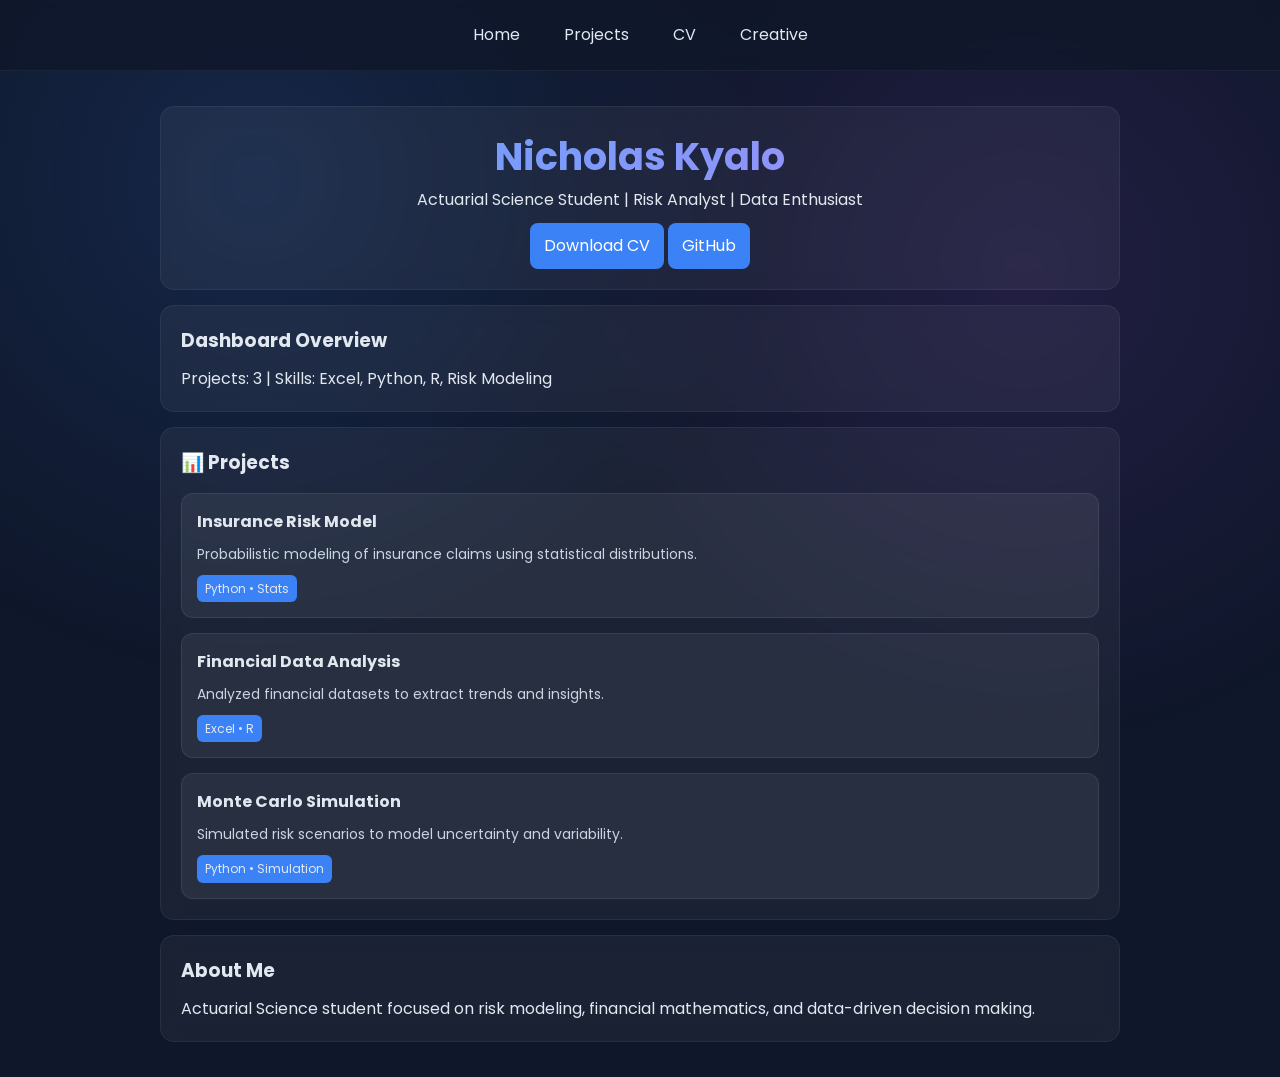
<file: index.html>
<!DOCTYPE html>
<html lang="en">
<head>
  <meta charset="UTF-8">
  <meta name="viewport" content="width=device-width, initial-scale=1.0">

  <title>Nicholas Kyalo | Portfolio</title>

  <link rel="stylesheet" href="styles.css">
  <link href="https://fonts.googleapis.com/css2?family=Poppins:wght@300;400;600;700&display=swap" rel="stylesheet">
</head>

<body>

<!-- NAV -->
<nav>
  <a href="index.html">Home</a>
  <a href="projects.html">Projects</a>
  <a href="cv.html">CV</a>
  <a href="creative.html">Creative</a>
</nav>

<div class="container">

  <!-- HERO -->
  <div class="card" style="text-align:center;">
    <h1>Nicholas Kyalo</h1>
    <p>Actuarial Science Student | Risk Analyst | Data Enthusiast</p>

    <div class="links">
      <a href="cv.pdf" download>Download CV</a>
      <a href="https://github.com/" target="_blank">GitHub</a>
    </div>
  </div>

  <!-- STATS -->
  <div class="card">
    <h3>Dashboard Overview</h3>
    <p>Projects: 3 | Skills: Excel, Python, R, Risk Modeling</p>
  </div>

  <!-- PROJECTS -->
  <div class="card">
    <h3>📊 Projects</h3>

    <div class="project-grid">

      <div class="project-card">
        <h4>Insurance Risk Model</h4>
        <p>Probabilistic modeling of insurance claims using statistical distributions.</p>
        <span>Python • Stats</span>
      </div>

      <div class="project-card">
        <h4>Financial Data Analysis</h4>
        <p>Analyzed financial datasets to extract trends and insights.</p>
        <span>Excel • R</span>
      </div>

      <div class="project-card">
        <h4>Monte Carlo Simulation</h4>
        <p>Simulated risk scenarios to model uncertainty and variability.</p>
        <span>Python • Simulation</span>
      </div>

    </div>
  </div>

  <!-- ABOUT -->
  <div class="card">
    <h3>About Me</h3>
    <p>
      Actuarial Science student focused on risk modeling, financial mathematics, and data-driven decision making.
    </p>
  </div>

</div>

</body>
    </html>
</file>
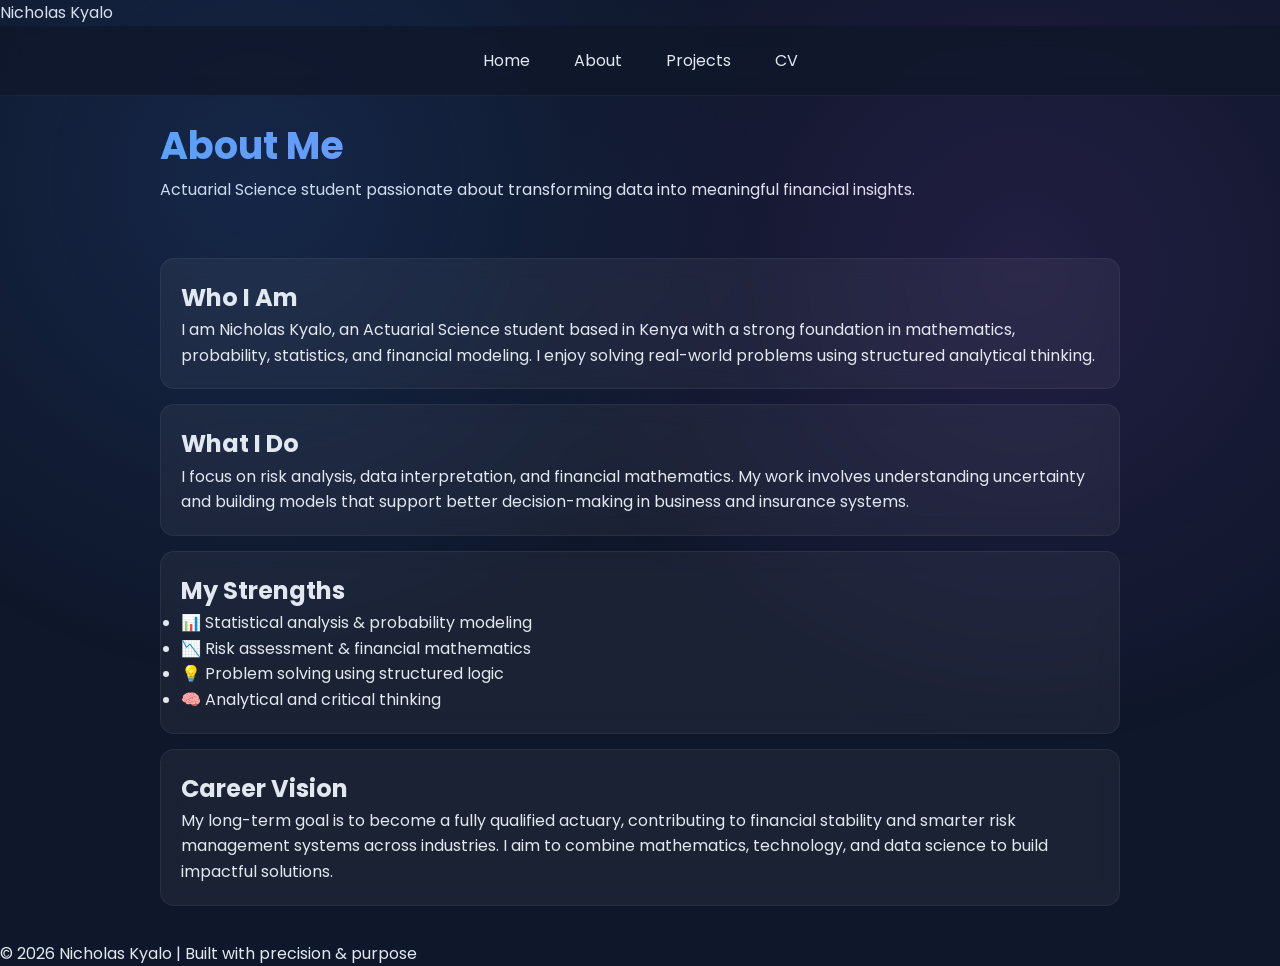
<file: about.html>
<!DOCTYPE html>
<html lang="en">
<head>
  <meta charset="UTF-8" />
  <meta name="viewport" content="width=device-width, initial-scale=1.0" />

  <title>About | Nicholas Kyalo</title>

  <meta name="description" content="Nicholas Kyalo - Actuarial Science student in Kenya specializing in risk analysis, statistics, and financial mathematics." />

  <!-- CSS -->
  <link rel="stylesheet" href="styles.css" />

  <!-- Google Font -->
  <link href="https://fonts.googleapis.com/css2?family=Poppins:wght@300;400;600;700&display=swap" rel="stylesheet" />
</head>

<body>

  <!-- NAVIGATION -->
  <header class="navbar">
    <div class="logo">Nicholas Kyalo</div>

    <nav>
      <a href="index.html">Home</a>
      <a href="about.html" class="active">About</a>
      <a href="projects.html">Projects</a>
      <a href="cv.html">CV</a>
    </nav>
  </header>

  <!-- HERO SECTION -->
  <section class="about-hero">
    <div class="container">
      <h1>About Me</h1>
      <p>
        Actuarial Science student passionate about transforming data into meaningful financial insights.
      </p>
    </div>
  </section>

  <!-- MAIN CONTENT -->
  <main class="container about-grid">

    <section class="card">
      <h2>Who I Am</h2>
      <p>
        I am Nicholas Kyalo, an Actuarial Science student based in Kenya with a strong foundation in mathematics,
        probability, statistics, and financial modeling. I enjoy solving real-world problems using structured
        analytical thinking.
      </p>
    </section>

    <section class="card">
      <h2>What I Do</h2>
      <p>
        I focus on risk analysis, data interpretation, and financial mathematics. My work involves understanding
        uncertainty and building models that support better decision-making in business and insurance systems.
      </p>
    </section>

    <section class="card">
      <h2>My Strengths</h2>
      <ul>
        <li>📊 Statistical analysis & probability modeling</li>
        <li>📉 Risk assessment & financial mathematics</li>
        <li>💡 Problem solving using structured logic</li>
        <li>🧠 Analytical and critical thinking</li>
      </ul>
    </section>

    <section class="card highlight-card">
      <h2>Career Vision</h2>
      <p>
        My long-term goal is to become a fully qualified actuary, contributing to financial stability and
        smarter risk management systems across industries. I aim to combine mathematics, technology, and
        data science to build impactful solutions.
      </p>
    </section>

  </main>

  <!-- FOOTER -->
  <footer>
    <p>© 2026 Nicholas Kyalo | Built with precision & purpose</p>
  </footer>

</body>
</html>
</file>
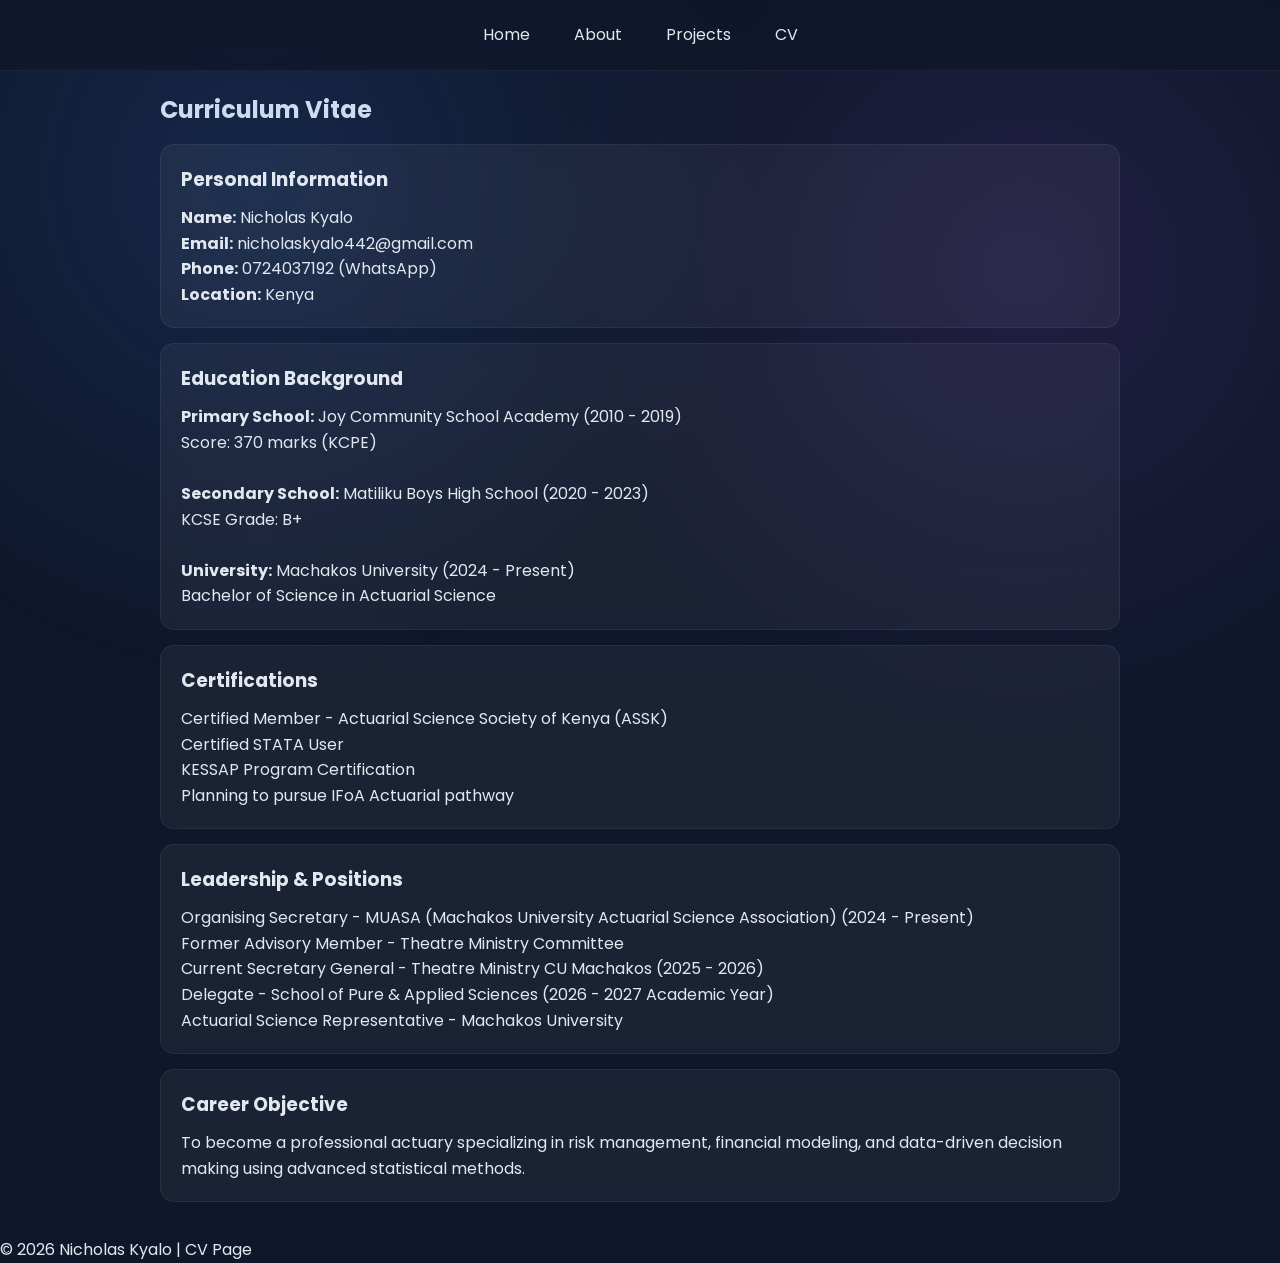
<file: cv.html>
<!DOCTYPE html>
<html lang="en">
<head>
  <meta charset="UTF-8">
  <meta name="viewport" content="width=device-width, initial-scale=1.0">

  <title>CV | Nicholas Kyalo</title>

  <meta name="description" content="Curriculum Vitae of Nicholas Kyalo - Actuarial Science student in Kenya.">

  <link rel="stylesheet" href="styles.css">

  <link href="https://fonts.googleapis.com/css2?family=Poppins:wght@300;400;600;700&display=swap" rel="stylesheet">
</head>

<body>

<nav>
  <a href="index.html">Home</a>
  <a href="about.html">About</a>
  <a href="projects.html">Projects</a>
  <a href="cv.html">CV</a>
</nav>

<div class="container">

  <h2 class="section-title">Curriculum Vitae</h2>

  <!-- PERSONAL INFO -->
  <div class="card">
    <h3>Personal Information</h3>
    <p><strong>Name:</strong> Nicholas Kyalo</p>
    <p><strong>Email:</strong> nicholaskyalo442@gmail.com</p>
    <p><strong>Phone:</strong> 0724037192 (WhatsApp)</p>
    <p><strong>Location:</strong> Kenya</p>
  </div>

  <!-- EDUCATION -->
  <div class="card">
    <h3>Education Background</h3>

    <p><strong>Primary School:</strong> Joy Community School Academy (2010 - 2019)</p>
    <p>Score: 370 marks (KCPE)</p>

    <br>

    <p><strong>Secondary School:</strong> Matiliku Boys High School (2020 - 2023)</p>
    <p>KCSE Grade: B+</p>

    <br>

    <p><strong>University:</strong> Machakos University (2024 - Present)</p>
    <p>Bachelor of Science in Actuarial Science</p>
  </div>

  <!-- PROFESSIONAL CERTIFICATIONS -->
  <div class="card">
    <h3>Certifications</h3>
    <p>Certified Member - Actuarial Science Society of Kenya (ASSK)</p>
    <p>Certified STATA User</p>
    <p>KESSAP Program Certification</p>
    <p>Planning to pursue IFoA Actuarial pathway</p>
  </div>

  <!-- LEADERSHIP -->
  <div class="card">
    <h3>Leadership & Positions</h3>

    <p>Organising Secretary - MUASA (Machakos University Actuarial Science Association) (2024 - Present)</p>

    <p>Former Advisory Member - Theatre Ministry Committee</p>

    <p>Current Secretary General - Theatre Ministry CU Machakos (2025 - 2026)</p>

    <p>Delegate - School of Pure & Applied Sciences (2026 - 2027 Academic Year)</p>

    <p>Actuarial Science Representative - Machakos University</p>
  </div>

  <!-- OBJECTIVE -->
  <div class="card">
    <h3>Career Objective</h3>
    <p>
      To become a professional actuary specializing in risk management, financial modeling,
      and data-driven decision making using advanced statistical methods.
    </p>
  </div>

</div>

<footer>
  © 2026 Nicholas Kyalo | CV Page
</footer>

</body>
  </html>
</file>
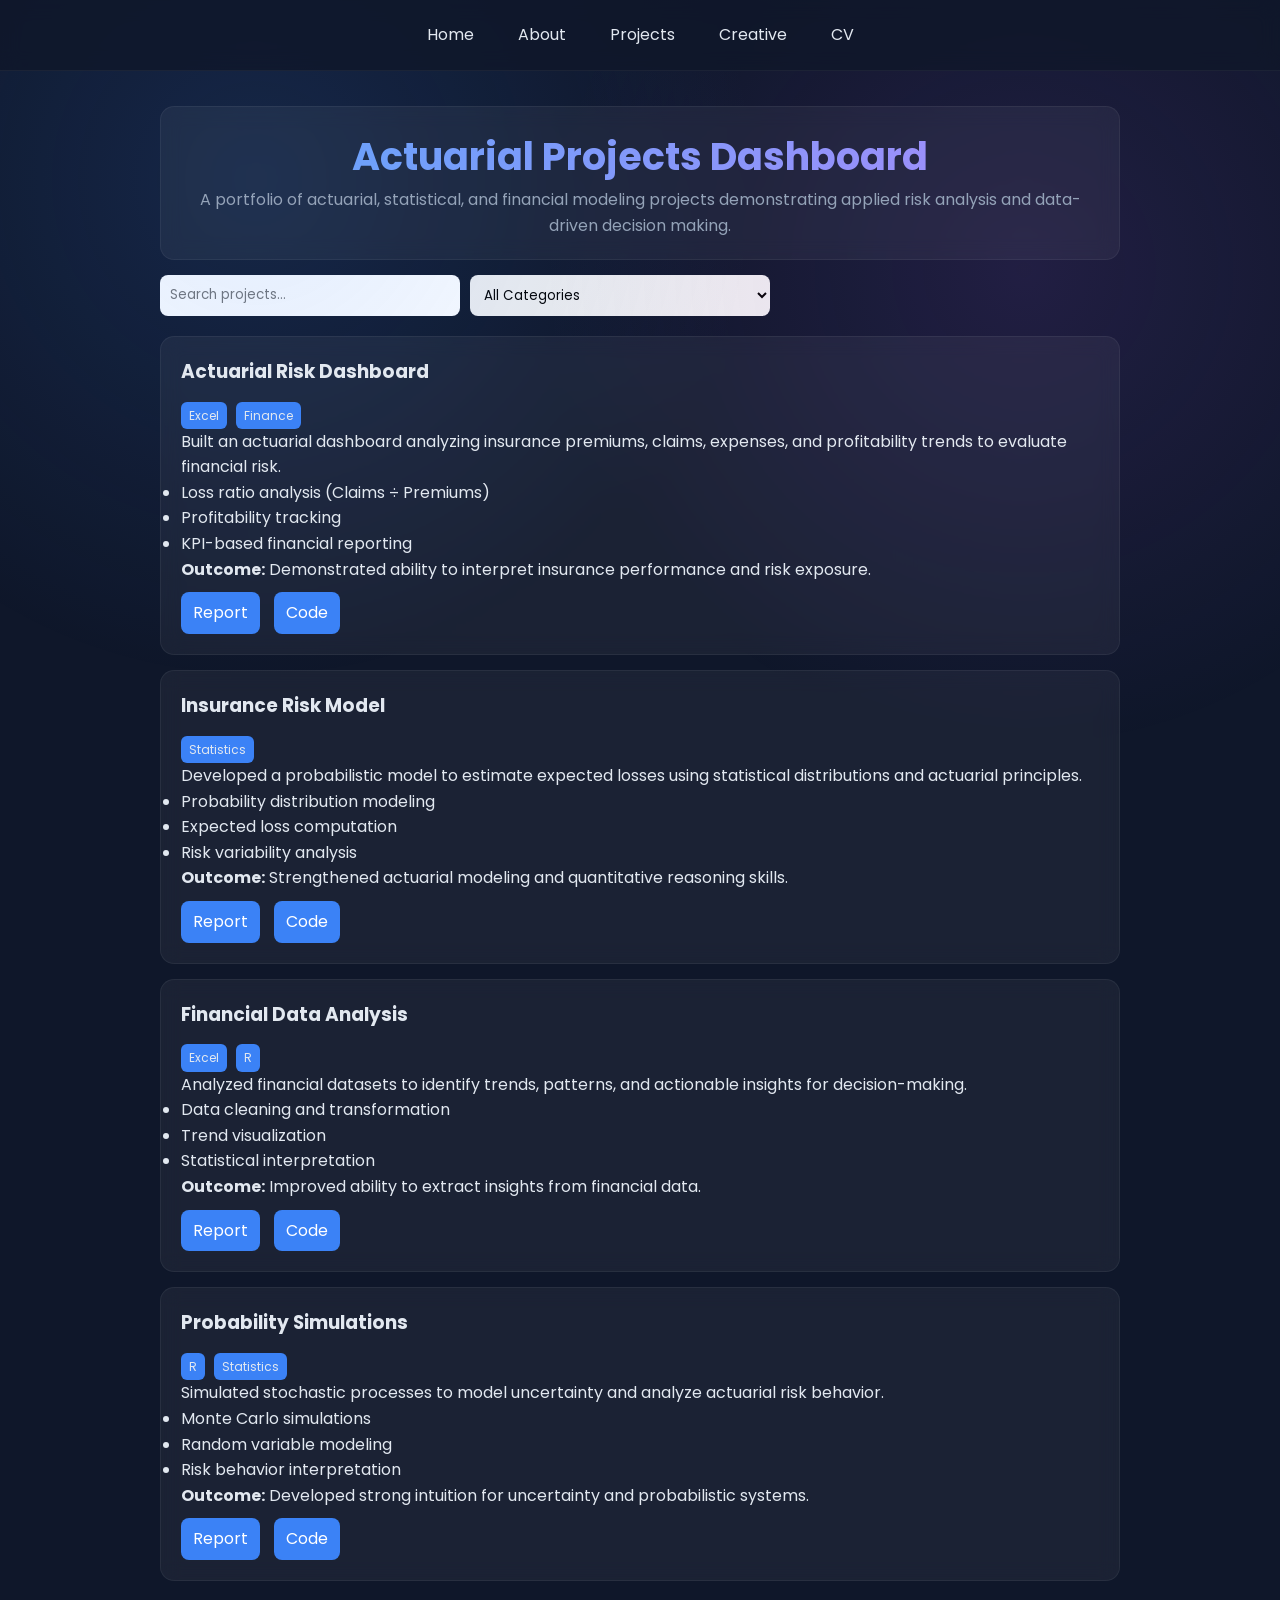
<file: project.html>
<!DOCTYPE html>
<html lang="en">
<head>
  <meta charset="UTF-8">
  <meta name="viewport" content="width=device-width, initial-scale=1.0">

  <title>Projects | Nicholas Kyalo</title>

  <meta name="description" content="Actuarial Science projects by Nicholas Kyalo including risk modeling, financial analysis, and statistical simulations.">
  <meta name="keywords" content="Actuarial Science, Risk Modeling, Data Analysis, Financial Modeling, Excel, R, Kenya">

  <link rel="stylesheet" href="styles.css">
  <link rel="icon" href="profile.jpg">

  <link href="https://fonts.googleapis.com/css2?family=Poppins:wght@300;400;600;700&display=swap" rel="stylesheet">

  <!-- Page-specific styles -->
  <style>
    .controls {
      display: flex;
      gap: 10px;
      flex-wrap: wrap;
      margin-bottom: 20px;
    }

    input, select {
      padding: 10px;
      border-radius: 8px;
      border: none;
      outline: none;
      width: 100%;
      max-width: 300px;
    }

    .project {
      transition: all 0.3s ease;
    }

    .hidden {
      display: none;
    }

    .tag {
      display: inline-block;
      padding: 4px 8px;
      background: #3b82f6;
      border-radius: 6px;
      font-size: 12px;
      margin-right: 5px;
      margin-top: 5px;
    }

    /* scoped buttons (avoid overriding global styles) */
    .project a {
      display: inline-block;
      margin-right: 10px;
      margin-top: 10px;
      padding: 8px 12px;
      background: #3b82f6;
      color: white;
      border-radius: 8px;
      text-decoration: none;
      transition: 0.3s;
    }

    .project a:hover {
      background: #2563eb;
      transform: scale(1.05);
    }
  </style>
</head>

<body>

<!-- NAVIGATION -->
<nav>
  <a href="index.html">Home</a>
  <a href="about.html">About</a>
  <a href="projects.html" class="active">Projects</a>
  <a href="creative.html">Creative</a>
  <a href="cv.html">CV</a>
</nav>

<!-- MAIN -->
<div class="container">

  <!-- HEADER -->
  <div class="card" style="text-align:center;">
    <h1>Actuarial Projects Dashboard</h1>
    <p style="color:#94a3b8;">
      A portfolio of actuarial, statistical, and financial modeling projects demonstrating applied risk analysis and data-driven decision making.
    </p>
  </div>

  <!-- CONTROLS -->
  <div class="controls">
    <input type="text" id="search" placeholder="Search projects...">
    <select id="filter">
      <option value="all">All Categories</option>
      <option value="excel">Excel</option>
      <option value="r">R</option>
      <option value="stats">Statistics</option>
      <option value="finance">Finance</option>
    </select>
  </div>

  <!-- PROJECT 1 -->
  <div class="card project" data-tags="excel finance stats">
    <h3>Actuarial Risk Dashboard</h3>

    <span class="tag">Excel</span>
    <span class="tag">Finance</span>

    <p>
      Built an actuarial dashboard analyzing insurance premiums, claims, expenses, and profitability trends to evaluate financial risk.
    </p>

    <ul>
      <li>Loss ratio analysis (Claims ÷ Premiums)</li>
      <li>Profitability tracking</li>
      <li>KPI-based financial reporting</li>
    </ul>

    <p><strong>Outcome:</strong> Demonstrated ability to interpret insurance performance and risk exposure.</p>

    <a href="risk-dashboard.pdf" target="_blank">Report</a>
    <a href="https://github.com/yourusername/risk-dashboard" target="_blank">Code</a>
  </div>

  <!-- PROJECT 2 -->
  <div class="card project" data-tags="stats">
    <h3>Insurance Risk Model</h3>

    <span class="tag">Statistics</span>

    <p>
      Developed a probabilistic model to estimate expected losses using statistical distributions and actuarial principles.
    </p>

    <ul>
      <li>Probability distribution modeling</li>
      <li>Expected loss computation</li>
      <li>Risk variability analysis</li>
    </ul>

    <p><strong>Outcome:</strong> Strengthened actuarial modeling and quantitative reasoning skills.</p>

    <a href="risk-model.pdf" target="_blank">Report</a>
    <a href="https://github.com/yourusername/risk-model" target="_blank">Code</a>
  </div>

  <!-- PROJECT 3 -->
  <div class="card project" data-tags="excel r finance">
    <h3>Financial Data Analysis</h3>

    <span class="tag">Excel</span>
    <span class="tag">R</span>

    <p>
      Analyzed financial datasets to identify trends, patterns, and actionable insights for decision-making.
    </p>

    <ul>
      <li>Data cleaning and transformation</li>
      <li>Trend visualization</li>
      <li>Statistical interpretation</li>
    </ul>

    <p><strong>Outcome:</strong> Improved ability to extract insights from financial data.</p>

    <a href="financial-analysis.pdf" target="_blank">Report</a>
    <a href="https://github.com/yourusername/financial-analysis" target="_blank">Code</a>
  </div>

  <!-- PROJECT 4 -->
  <div class="card project" data-tags="r stats">
    <h3>Probability Simulations</h3>

    <span class="tag">R</span>
    <span class="tag">Statistics</span>

    <p>
      Simulated stochastic processes to model uncertainty and analyze actuarial risk behavior.
    </p>

    <ul>
      <li>Monte Carlo simulations</li>
      <li>Random variable modeling</li>
      <li>Risk behavior interpretation</li>
    </ul>

    <p><strong>Outcome:</strong> Developed strong intuition for uncertainty and probabilistic systems.</p>

    <a href="probability-simulation.pdf" target="_blank">Report</a>
    <a href="https://github.com/yourusername/probability-sim" target="_blank">Code</a>
  </div>

</div>

<!-- SCRIPT -->
<script>
const search = document.getElementById("search");
const filter = document.getElementById("filter");
const projects = document.querySelectorAll(".project");

function update() {
  const s = search.value.toLowerCase();
  const f = filter.value;

  projects.forEach(p => {
    const text = p.textContent.toLowerCase();
    const tags = p.dataset.tags;

    const matchSearch = text.includes(s);
    const matchFilter = f === "all" || tags.includes(f);

    p.classList.toggle("hidden", !(matchSearch && matchFilter));
  });
}

search.addEventListener("input", update);
filter.addEventListener("change", update);
</script>

</body>
  </html>
</file>
<file: styles.css>
/* =========================
   BASE RESET
========================= */
* {
  margin: 0;
  padding: 0;
  box-sizing: border-box;
  font-family: "Poppins", sans-serif;
}

html {
  scroll-behavior: smooth;
}

/* =========================
   BACKGROUND (PROFESSIONAL DARK UI)
========================= */
body {
  background: #0f172a;
  color: #e2e8f0;
  line-height: 1.6;
  animation: fadeInPage 0.8s ease-in-out;
}

/* subtle glow */
body::before {
  content: "";
  position: fixed;
  inset: 0;
  background: radial-gradient(circle at 20% 20%, rgba(59,130,246,0.15), transparent 40%),
              radial-gradient(circle at 80% 30%, rgba(168,85,247,0.12), transparent 40%);
  pointer-events: none;
}

/* =========================
   CONTAINER
========================= */
.container {
  max-width: 1000px;
  margin: auto;
  padding: 20px;
}

/* =========================
   NAVBAR
========================= */
nav {
  position: sticky;
  top: 0;
  display: flex;
  justify-content: center;
  gap: 20px;
  padding: 14px;
  background: rgba(15,23,42,0.8);
  backdrop-filter: blur(10px);
  border-bottom: 1px solid rgba(255,255,255,0.05);
  z-index: 999;
}

nav a {
  color: #e2e8f0;
  text-decoration: none;
  padding: 8px 12px;
  border-radius: 8px;
  transition: 0.3s;
}

nav a:hover {
  background: rgba(59,130,246,0.2);
  transform: translateY(-2px);
}

/* =========================
   CARDS
========================= */
.card {
  background: rgba(255,255,255,0.05);
  border: 1px solid rgba(255,255,255,0.06);
  padding: 20px;
  margin: 15px 0;
  border-radius: 14px;
  backdrop-filter: blur(10px);
  transition: 0.3s ease;
  animation: fadeUp 0.6s ease forwards;
}

.card:hover {
  transform: translateY(-6px);
  background: rgba(59,130,246,0.12);
}

/* =========================
   HEADINGS
========================= */
h1 {
  font-size: 38px;
  font-weight: 700;
  background: linear-gradient(90deg, #60a5fa, #a78bfa);
  -webkit-background-clip: text;
  -webkit-text-fill-color: transparent;
}

h3 {
  margin-bottom: 10px;
}

/* =========================
   PROJECT CARDS (LINKEDIN STYLE)
========================= */
.project-grid {
  display: grid;
  gap: 15px;
  margin-top: 15px;
}

.project-card {
  background: rgba(255,255,255,0.06);
  padding: 15px;
  border-radius: 12px;
  border: 1px solid rgba(255,255,255,0.08);
  transition: 0.3s ease;
  opacity: 0;
  transform: translateY(20px);
  animation: cardUp 0.6s forwards;
}

.project-card:hover {
  transform: translateY(-5px);
  background: rgba(59,130,246,0.15);
}

.project-card h4 {
  margin-bottom: 8px;
}

.project-card p {
  font-size: 14px;
  color: #cbd5e1;
}

.project-card span {
  display: inline-block;
  margin-top: 10px;
  font-size: 12px;
  padding: 4px 8px;
  background: #3b82f6;
  border-radius: 6px;
}

/* =========================
   LINKS / BUTTONS
========================= */
a.button,
.links a {
  display: inline-block;
  margin-top: 10px;
  padding: 10px 14px;
  border-radius: 8px;
  background: #3b82f6;
  color: white;
  text-decoration: none;
  transition: 0.3s;
}

a.button:hover,
.links a:hover {
  transform: scale(1.05);
  background: #2563eb;
}

/* =========================
   ANIMATIONS
========================= */
@keyframes fadeInPage {
  from { opacity: 0; transform: translateY(10px); }
  to { opacity: 1; transform: translateY(0); }
}

@keyframes fadeUp {
  from { opacity: 0; transform: translateY(20px); }
  to { opacity: 1; transform: translateY(0); }
}

@keyframes cardUp {
  to { opacity: 1; transform: translateY(0); }
}

/* =========================
   RESPONSIVE
========================= */
@media (max-width: 768px) {
  nav {
    flex-wrap: wrap;
  }
                              }
</file>
